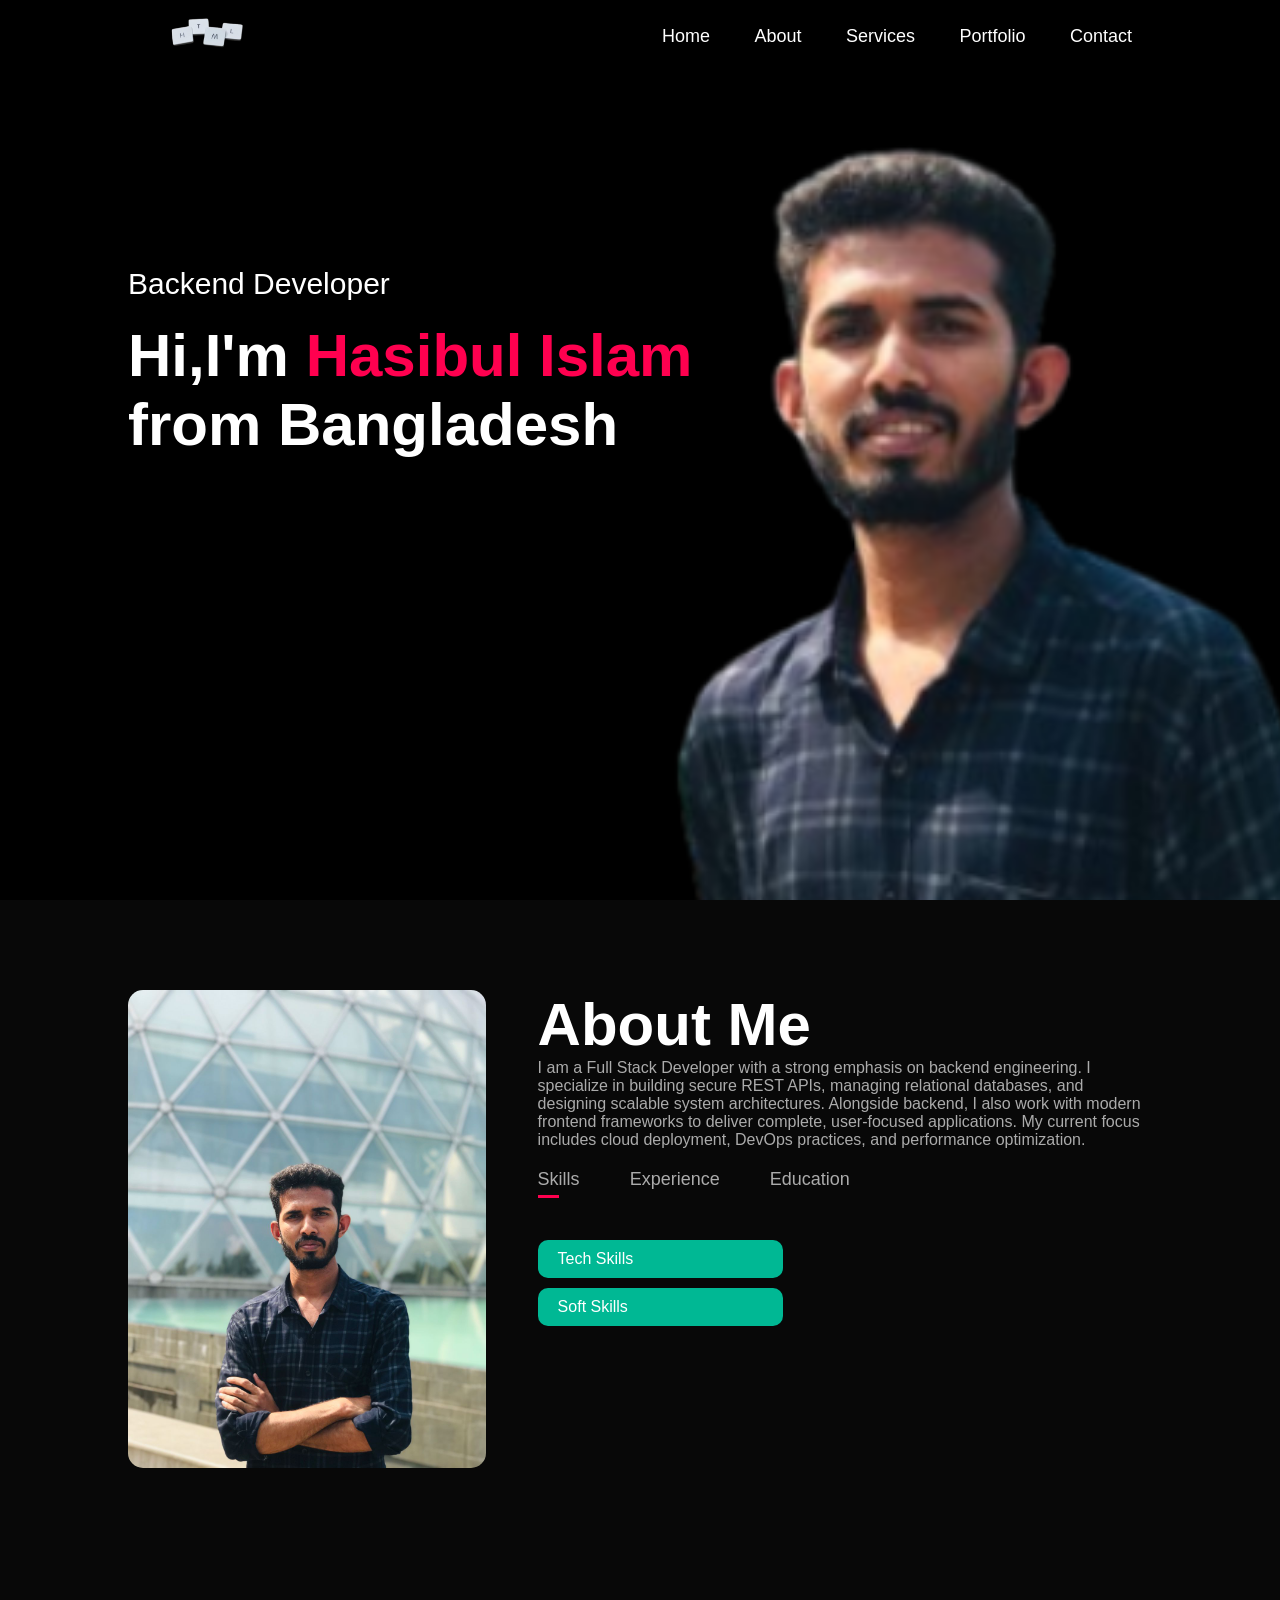
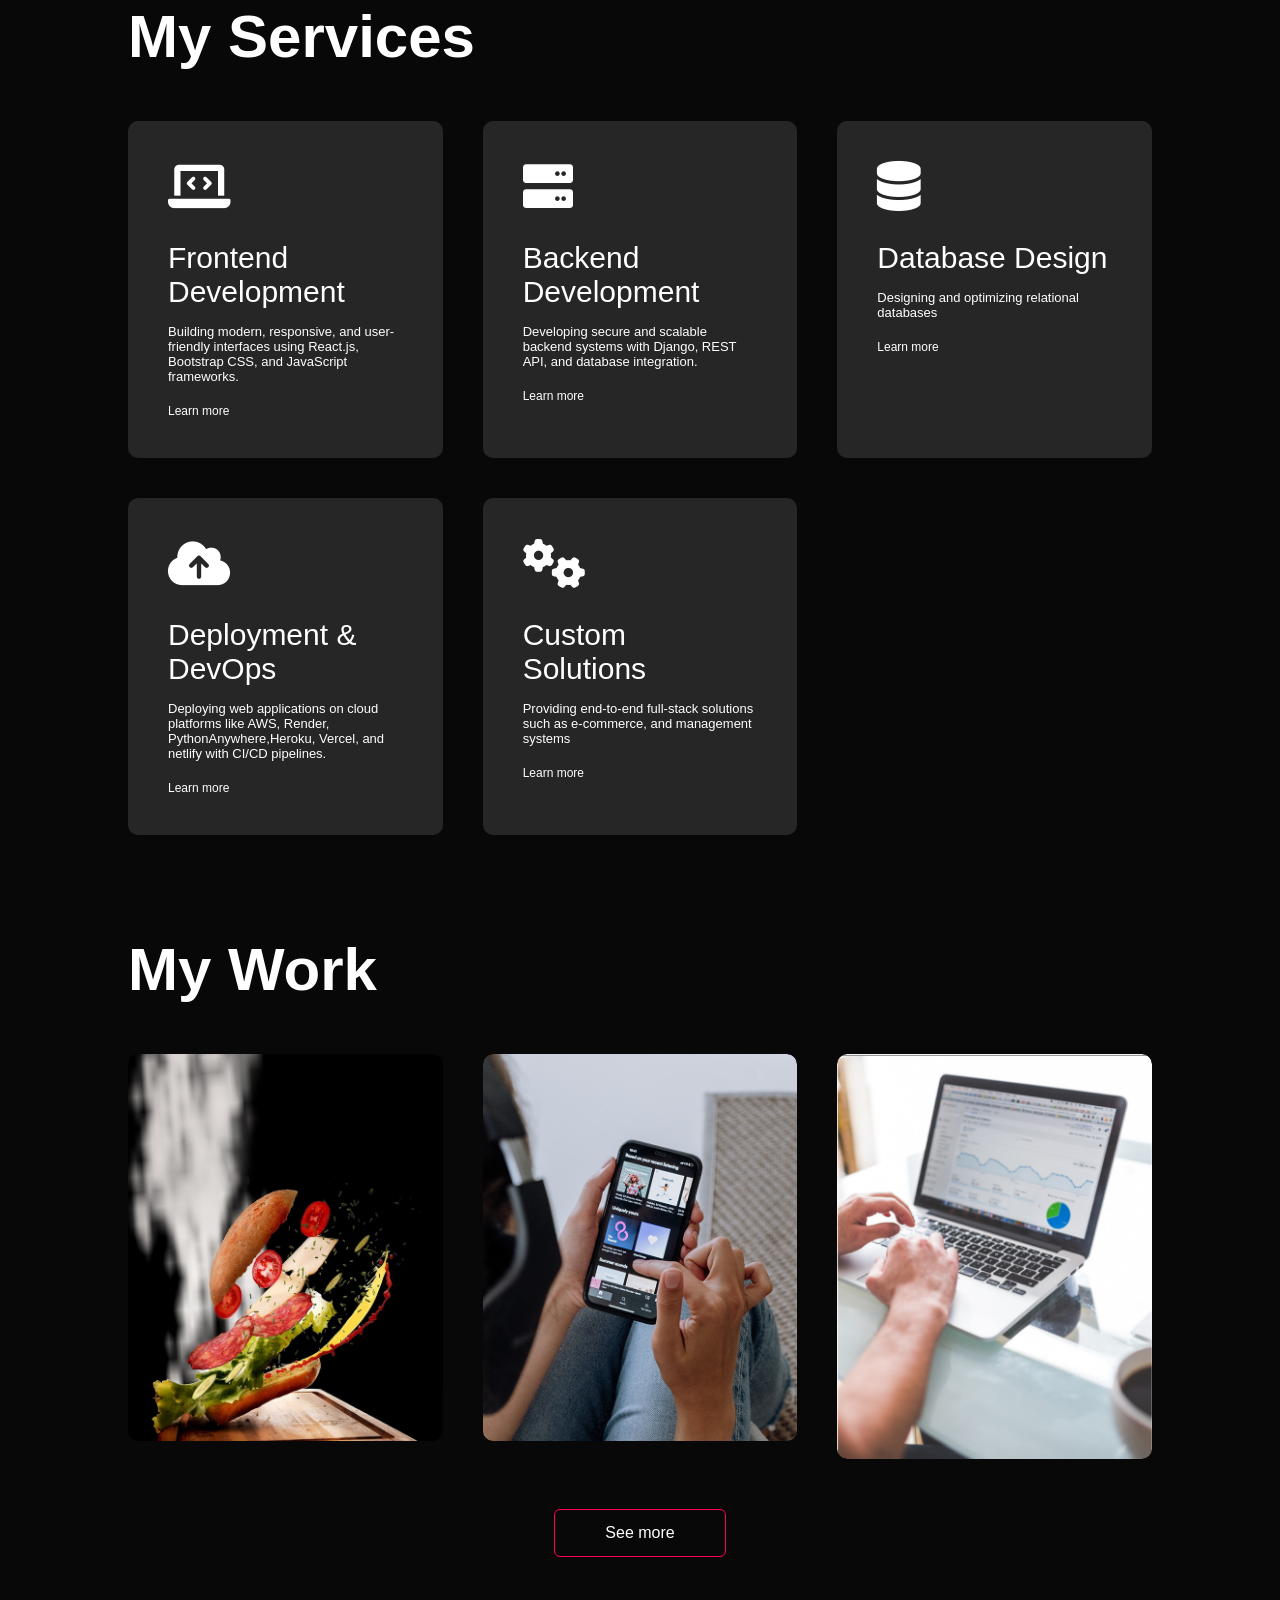
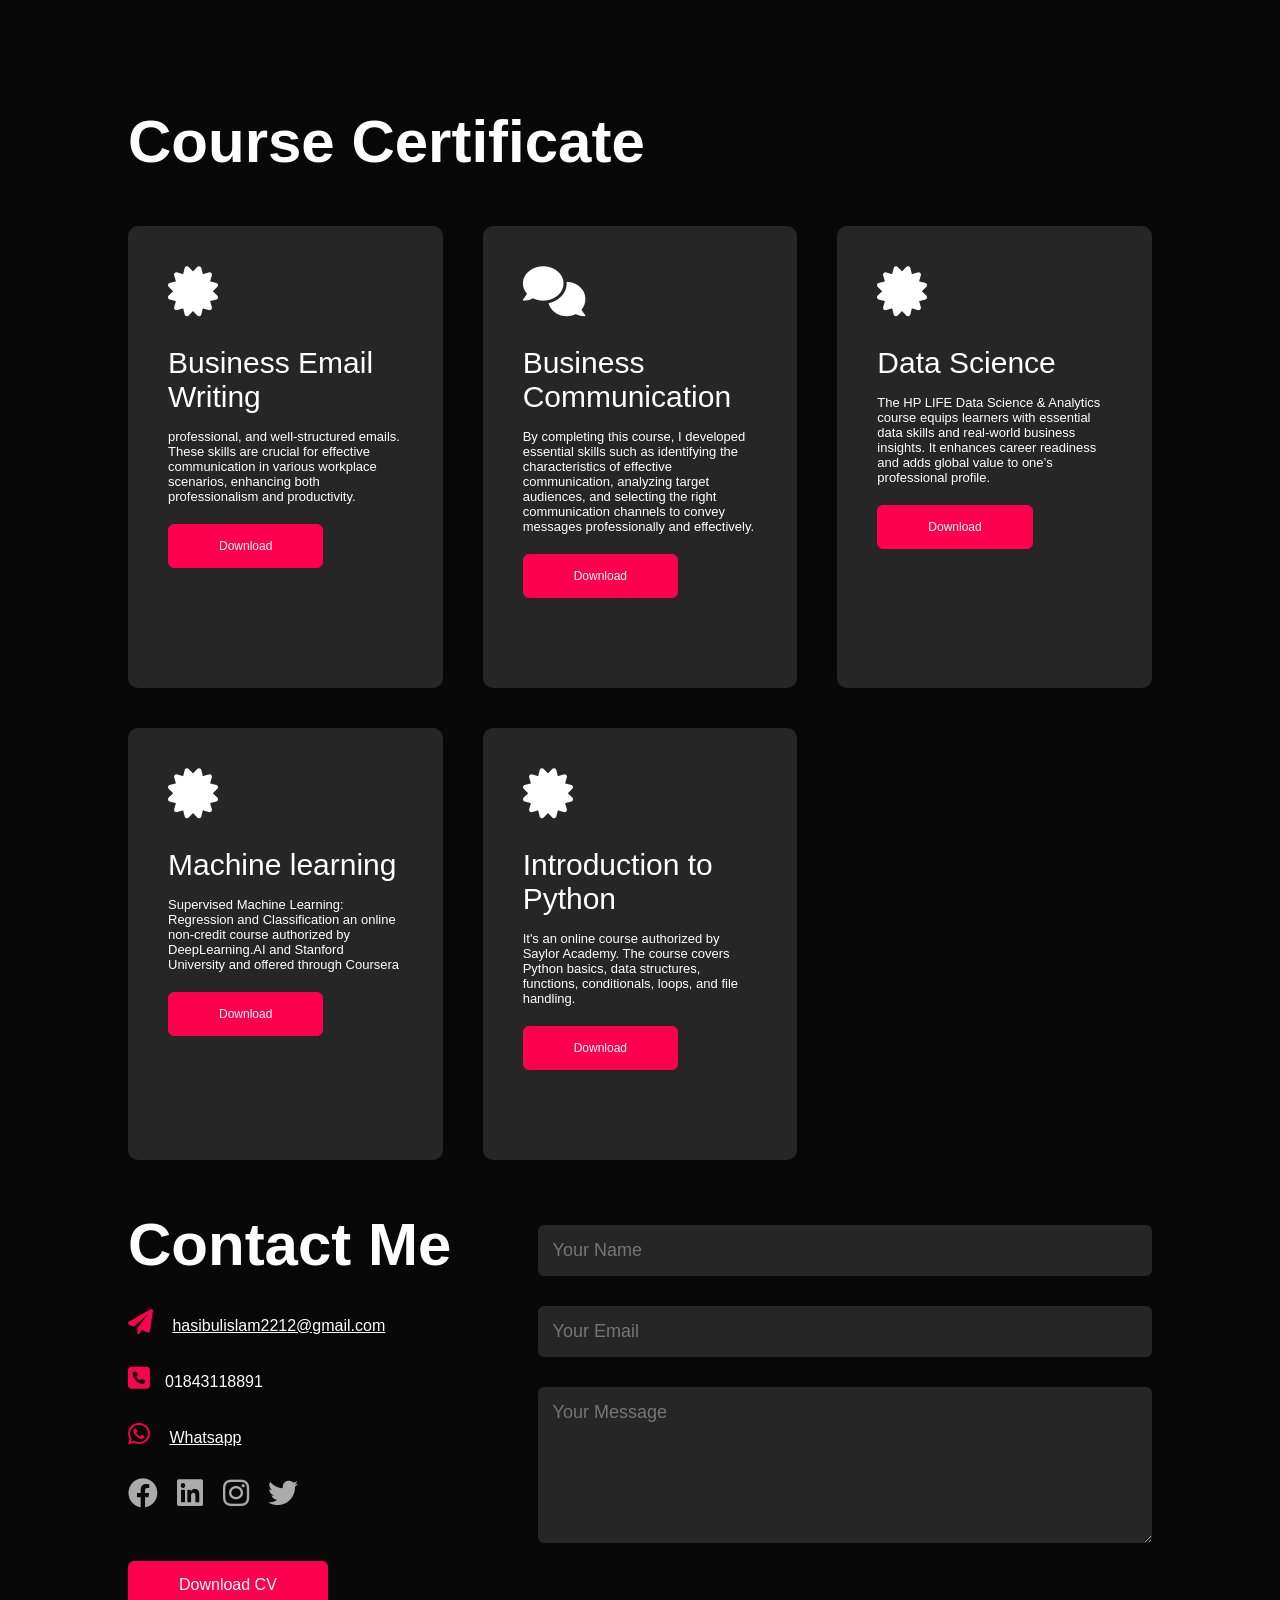
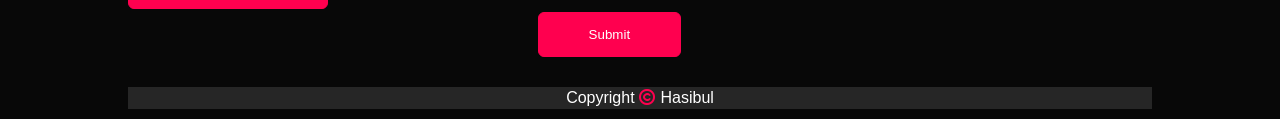
<file: index.html>
<!DOCTYPE html>
<html lang="en">
<head>
    <meta charset="UTF-8">
    <meta name="viewport" content="width=device-width, initial-scale=1.0">
    <title>Portfolio</title>
    <link rel="stylesheet" href="style.css">
    <link rel="stylesheet" href="https://cdnjs.cloudflare.com/ajax/libs/font-awesome/6.0.0-beta3/css/all.min.css">


</head>
<body>
    <!--Home section-->
    <div id="header">
        <div class="container">
            <nav>
                <img src="images/logo1.png" class="logo">
                <ul id="sidemenu">
                    <li><a href="#header">Home</a></li>
                    <li><a href="#about">About</a></li>
                    <li><a href="#services">Services</a></li>
                    <li><a href="#portfolia">Portfolio</a></li>
                    <li><a href="#contact">Contact</a></li>
                    <i class="fa-solid fa-xmark"onclick="closemenu()"></i>
                </ul>
                <i class="fa-solid fa-bars" onclick="openmenu()"></i>
            </nav>
            <div class="header-text">
                <p>Backend Developer</p>
                <h1>Hi,I'm <span>Hasibul Islam </span> <br>from Bangladesh</h1>
            </div>
        </div>

    </div>
    <!-- About section-->
    <div id="about">
        <div class="container">
            <div class="row">
                <div class="about-col-1">
                    <img src="images/my.jpg">
                </div>
                <div class="about-col-2">
                   <h1 class="sub-title">About Me</h1>
                  <p>
  I am a Full Stack Developer with a strong emphasis on backend engineering. 
  I specialize in building secure REST APIs, managing relational databases, 
  and designing scalable system architectures. Alongside backend, I also work with 
  modern frontend frameworks to deliver complete, user-focused applications. 
  My current focus includes cloud deployment, DevOps practices, and performance optimization.
</p>

                   <div class="tab-titles">
                    <p class="tab-links active-link" onclick="opentab('skills')">Skills</p>
                    <p class="tab-links"onclick="opentab('experience')">Experience</p>
                    <p class="tab-links"onclick="opentab('education')">Education</p>
                   </div>
<!---addd -->

<div class="tab-contents active-tab" id="skills">
  <div class="skill-section">
    <button class="dropdown-btn">Tech Skills</button>
    <div class="dropdown-content">
      <ul>
        <li>
          <span>Python</span><br>
          <div class="bar-container">
            <div class="bar"></div>
          </div>
        </li>
        <li>
          <li>
          <span>Django</span><br>
          <div class="bar-container">
            <div class="bar"></div>
          </div>
        </li>
        <li>
          <span>RestAPI</span><br>
          <div class="bar-container">
            <div class="bar"></div>
          </div>
        </li>
        <li>
          <span>JavaScript</span><br>
          <div class="bar-container">
            <div class="bar"></div>
          </div>
        </li>
        <li>
          <span>React</span><br>
          <div class="bar-container">
            <div class="bar"></div>
          </div>
        </li>
        <li>
          <span>C</span><br>
          <div class="bar-container">
            <div class="bar"></div>
          </div>
        </li>
        <li>
          <span>C++</span><br>
          <div class="bar-container">
            <div class="bar"></div>
          </div>
        </li>
        <li>
          <span>HTML</span><br>
          <div class="bar-container">
            <div class="bar"></div>
          </div>
        </li>
        <li>
          <span>CSS</span><br>
          <div class="bar-container">
            <div class="bar"></div>
          </div>
        </li>
        <li>
          <span>Bootstrap</span><br>
          <div class="bar-container">
            <div class="bar"></div>
          </div>
        </li>
        <li>
          <span>MySQL</span><br>
          <div class="bar-container">
            <div class="bar"></div>
          </div>
        </li>
        <li>
          <span>SQLite</span><br>
          <div class="bar-container">
            <div class="bar"></div>
          </div>
        </li>
        <li>
          <span>PostgreSQL</span><br>
          <div class="bar-container">
            <div class="bar"></div>
          </div>
        </li>
        <li>
          <span>Docker</span><br>
          <div class="bar-container">
            <div class="bar"></div>
          </div>
        </li>
        <li>
          <span>CI/CD,Github Action</span><br>
          <div class="bar-container">
            <div class="bar"></div>
          </div>
        </li>
      </ul>
    </div>
  </div>

  <div class="skill-section">
    <button class="dropdown-btn">Soft Skills</button>
    <div class="dropdown-content">
      <ul>
        <li>
          <span>Communication</span><br>
          <div class="bar-container">
            <div class="bar"></div>
          </div>
        </li>
        <li>
          <span>Teamwork</span><br>
          <div class="bar-container">
            <div class="bar"></div>
          </div>
        </li>
        <li>
          <span>Problem Solving</span><br>
          <div class="bar-container">
            <div class="bar"></div>
          </div>
        </li>
        <li>
          <span>Adaptability</span><br>
          <div class="bar-container">
            <div class="bar"></div>
          </div>
        </li>
        <li>
          <span>Leadership</span><br>
          <div class="bar-container">
            <div class="bar"></div>
          </div>
        </li>
        <li>
          <span>Time Management</span><br>
          <div class="bar-container">
            <div class="bar"></div>
          </div>
        </li>
      </ul>
    </div>
  </div>
</div>



                   
                   <div class="tab-contents" id="experience">
                    <ul>
                        <li><span> 2023-2024</span><br>Senior-ExecutiveatFECSA </li>
                        <li><span>2025 - 2026</span><br>Vice-Presidentat Swopnosarothi</li>
                      
                    </ul>

                   </div>
                   <div class="tab-contents"id="education">
                    <ul>
                        <li><span>2017</span><br>SSC, Yakub Ali High School,Kamleshordi</li>
                        <li><span>2019</span><br>HSC, Kadirdi College ,Boalmari,Faridpur </li>
                        <li><span>2020-2023</span><br>B.sc in CSE ,Faridpur Engineering College,University of Dhaka</li>
                       
                    </ul>

                   </div>
                   
                </div>
            </div>
        </div>
    </div>
    <!------Serrvices------------------>
   <div id="services">
  <div class="container">
    <h1 class="sub-title">My Services</h1>
    <div class="services-list">
      
      <div>
        <i class="fas fa-laptop-code"></i>
        <h2>Frontend Development</h2>
        <p>Building modern, responsive, and user-friendly interfaces using React.js, Bootstrap CSS, and JavaScript frameworks.</p>
        <a href="#">Learn more</a>
      </div>

      <div>
        <i class="fas fa-server"></i>
        <h2>Backend Development</h2>
        <p>Developing secure and scalable backend systems with Django, REST API, and database integration.</p>
        <a href="#">Learn more</a>
      </div>

      <div>
        <i class="fas fa-database"></i>
        <h2>Database Design</h2>
        <p>Designing and optimizing relational databases</p>
        <a href="#">Learn more</a>
      </div>

      <div>
        <i class="fas fa-cloud-upload-alt"></i>
        <h2>Deployment & DevOps</h2>
        <p>Deploying web applications on cloud platforms like AWS, Render, PythonAnywhere,Heroku, Vercel, and netlify with CI/CD pipelines.</p>
        <a href="#">Learn more</a>
      </div>

      <div>
        <i class="fas fa-cogs"></i>
        <h2>Custom Solutions</h2>
        <p>Providing end-to-end full-stack solutions such as e-commerce, and management systems</p>
        <a href="#">Learn more</a>
      </div>

    </div>
  </div>
</div>

     
        <!---------MY work-------------->
    <div id="portfolia">
        <div class="container">
            <h1 class="sub-title">My Work</h1>
            <div class="work-list">
                <div class="work">
                    <img src="images/image4.jpg">
                    <div class="layer">
                        <h3>Food Waste Management System</h3>
                        <p>This web application help us to reduce food waste  and save us our enviornment</p>
                        <a href="https://hasibul.pythonanywhere.com/"><i class="fa-solid fa-up-right-from-square"></i></a>
                    </div>
                </div>
                <div class="work"><img src="images/work-2.png">
                    <div class="layer">
                        <h3>Age Calculation</h3>
                        <p>Input your birthday and calculate your age.</p>
                        <a href="https://lifedays.vercel.app/"><i class="fa-solid fa-up-right-from-square"></i></a>
                    </div>
                    </div>
                <div class="work"><img src="images/work-3.png">
                    <div class="layer">
                        <h3>Customer Management Relationship</h3>
                        <p>Manage your customers efficiently with our platform and grow your business from anywhere</p>

                        <a href="https://customerrelationship.vercel.app/"><i class="fa-solid fa-up-right-from-square"></i></a>
                
                </div>
                    
                
                </div>
            </div>
            
        <a href="#" class="btn">See more</a>
        </div>
    </div>

<!--  Online certification -->
    <!------Serrvices------------------>
    <div id="services">
        <div class="container">
            <h1 class="sub-title">Course Certificate</h1>
            <div class="services-list">
                <div>
                    <i class="fa-solid fa-certificate"></i>
                    <h2>Business Email Writing</h2>
                    <p>professional, and well-structured emails. These skills are crucial for effective communication in various workplace scenarios, enhancing both professionalism and productivity.</p>
                    <a href="images/Email.pdf" download class="btn btn2">Download</a>
                </div>
                <div>
  <i class="fa-solid fa-comments"></i>
  <h2>Business Communication</h2>
  <p>
    By completing this course, I developed essential skills such as identifying the 
    characteristics of effective communication, analyzing target audiences, and 
    selecting the right communication channels to convey messages professionally 
    and effectively.
  </p>
  <a href="images/Communication.pdf" download class="btn btn2">Download</a>
</div>

                <div>
                    <i class="fa-solid fa-certificate"></i>
                    <h2>Data Science</h2>
                    <p>The HP LIFE Data Science & Analytics course equips learners with essential data skills and real-world business insights. It enhances career readiness and adds global value to one’s professional profile.</p>
                    <a href="images/DataScience.pdf" download class="btn btn2">Download</a>
                </div>
                <div>
                    <i class="fa-solid fa-certificate"></i>

                    <h2>Machine learning</h2>
                    <p> Supervised Machine Learning: Regression and
                        Classification
                        an online non-credit course authorized by DeepLearning.AI and Stanford University and
                        offered through Coursera</p>
                        <a href="images/Supervised_ML.pdf" download class="btn btn2">Download</a>
                </div>
                <div>
                    <i class="fa-solid fa-certificate"></i>

                    <h2> Introduction to Python</h2>
                    <p>It's an online  course authorized by
       Saylor Academy.  
        The course covers Python basics, data structures, functions,
        conditionals, loops, and file handling.</p>
                        <a href="images/python.pdf" download class="btn btn2">Download</a>
                </div>
                   
                </div>

            </div>
        </div>


<!-----------------Contact------------------------>
<div id="contact">
    <div class="container">
        <div class="row">
            <div class="contact-left">
                <h1 class="sub-title">Contact Me</h1>
                <p><i class="fa-solid fa-paper-plane"></i>
                    <a href="mailto:hasibulislam2212@gmail.com"style="color: white; text-decoration: underline;">hasibulislam2212@gmail.com </a></p> 
                <p><i class="fa-solid fa-square-phone"></i>01843118891</p>
                <p>
                    <i class="fa-brands fa-whatsapp" ></i>
                    <a href="https://wa.me/8801843118891" style="color: white; text-decoration: underline;">Whatsapp</a>
                  </p>
                  
                

                <div class="social-icons">
                    <a href="https://www.facebook.com/profile.php?id=100022952733782"><i class="fa-brands fa-facebook"></i></a>
                    <a href="https://www.linkedin.com/in/md-hasibul-islam-a58a75264"><i class="fa-brands fa-linkedin"></i></a>
                    
                    <a href=""><i class="fa-brands fa-instagram"></i></a>
                    <a href=""><i class="fa-brands fa-twitter"></i></i>
                    </a>
                   

                   
                </div>
                <a href="images/MY_CV.pdf" download class="btn btn2">Download CV</a>
            </div>
            <div class="contact-right">
                <form name="submit-to-google-sheet">
                    <input type="text" name="Name" placeholder="Your Name" required>
                    <input type="Email" name="Email" placeholder="Your Email" required>
                    <textarea name="Message" rows="6" placeholder="Your Message"></textarea>
                    <button type="submit" class="btn btn2">Submit</button>
                </form>
                <span id="msg"> </span>

            </div>
        </div>
        <div class="copyright">
            <p >Copyright <i id='copy'class="fa-regular fa-copyright"></i> Hasibul</p>
        </div>
    </div>
</div>
    <script>
        var tablinks=document.getElementsByClassName("tab-links")
        var tabcontents=document.getElementsByClassName("tab-contents")
        function opentab(tabname){
            for(tablink of tablinks){
                tablink.classList.remove("active-link");
            }
            for(tabcontent of tabcontents){
                tabcontent.classList.remove("active-tab");
            }
            event.currentTarget.classList.add("active-link")
            document.getElementById(tabname).classList.add("active-tab");
        }
</script>
<script>
    var sidemenu=document.getElementById("sidemenu");

function openmenu(){
    sidemenu.style.right="0";
}
function closemenu(){
    sidemenu.style.right="-200px";
}
</script>

<!--------Scripts for google Sheet-->

  
  <script>
    const scriptURL = 'https://script.google.com/macros/s/AKfycbxXuohKjLTqJzV5BYxZj2ONTsQzF-bx7kNTBcKmpNZhheGKKLPEAFTcOA_Ugq9JaPyUqA/exec'
    const form = document.forms['submit-to-google-sheet']

    const msg= document.getElementById("msg")
  
    form.addEventListener('submit', e => {
      e.preventDefault()
      fetch(scriptURL, { method: 'POST', body: new FormData(form)})
        .then(response => {
           msg.innerHTML ="Message sent successfully" 
           setTimeout(function(){
            msg.innerHTML = ""
           },5000)
           form.reset()
        })
        .catch(error => console.error('Error!', error.message))
    })
  </script>

<script>
    // JavaScript for dropdown toggle
    document.querySelectorAll(".dropdown-btn").forEach(btn => {
      btn.addEventListener("click", () => {
        btn.classList.toggle("active");
        const content = btn.nextElementSibling;
        content.style.display = content.style.display === "block" ? "none" : "block";
      });
    });
  </script>
  



    
</body>
</html>
</file>
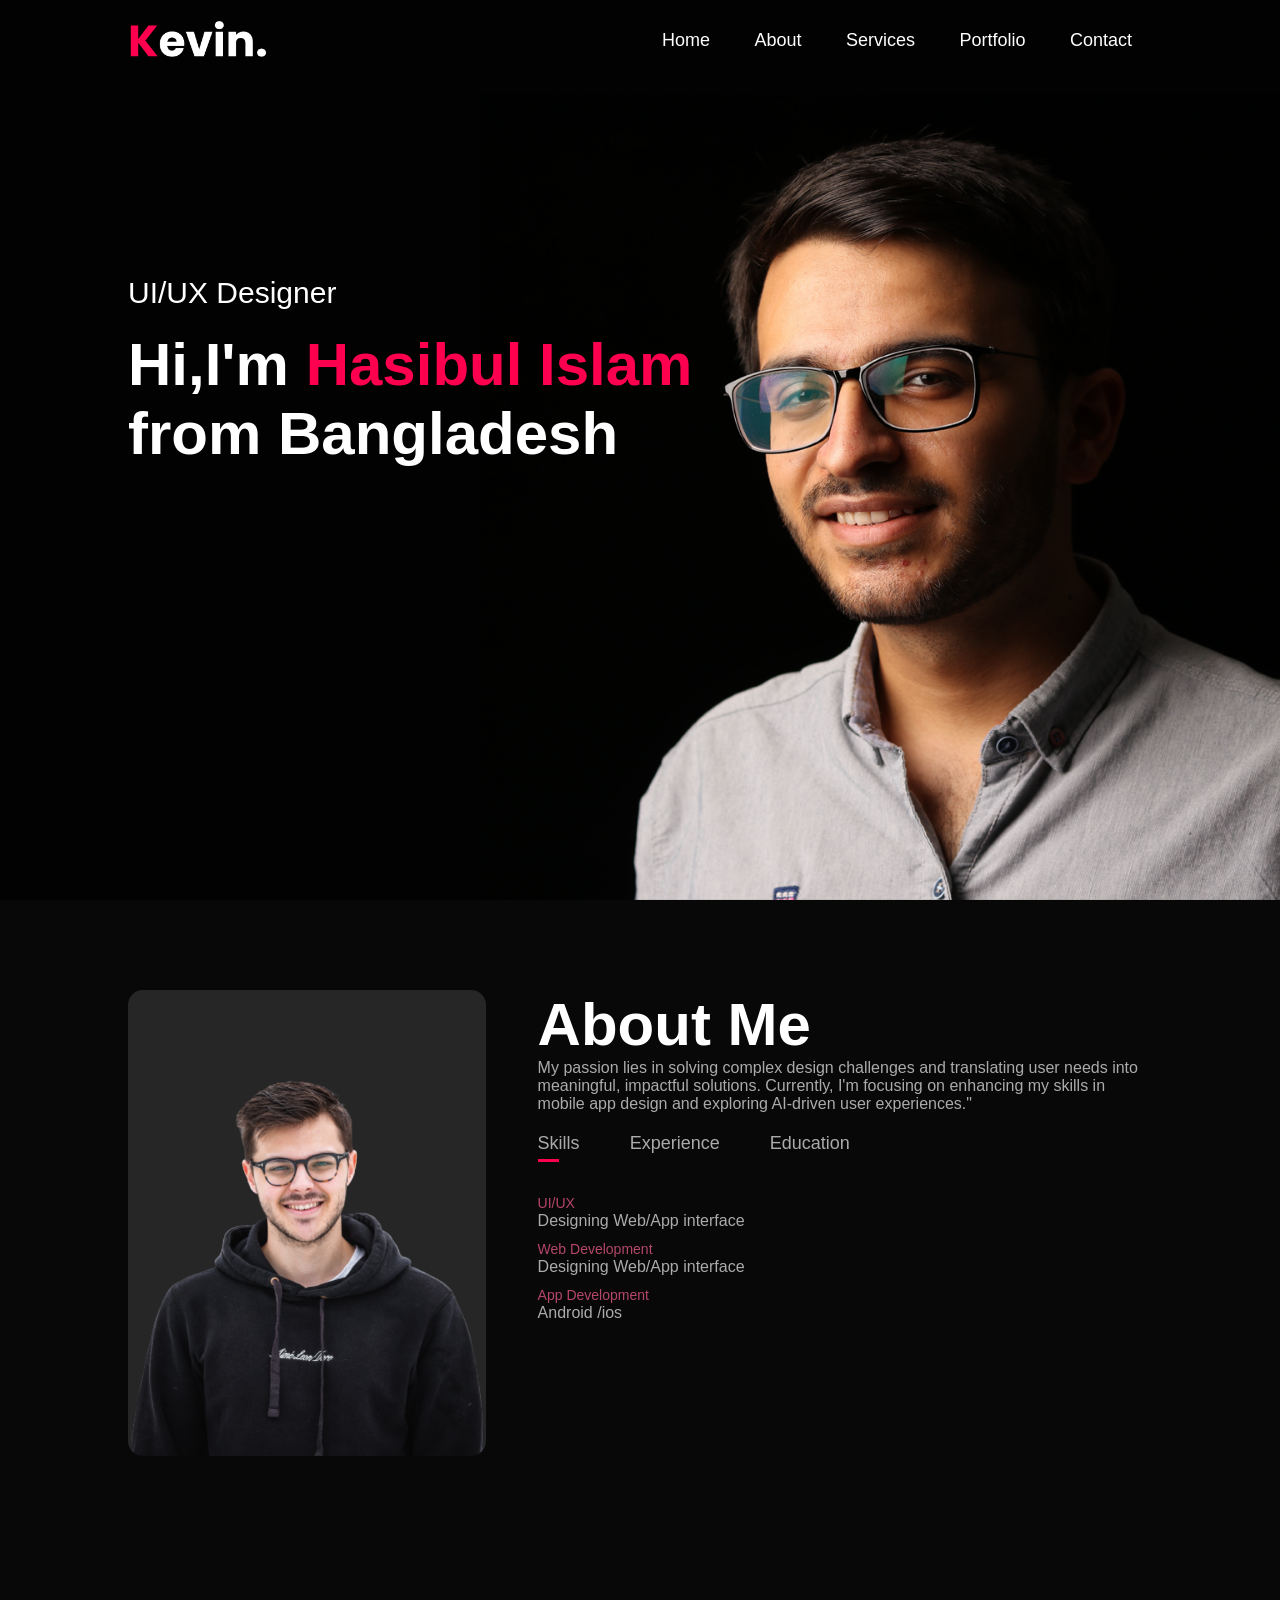
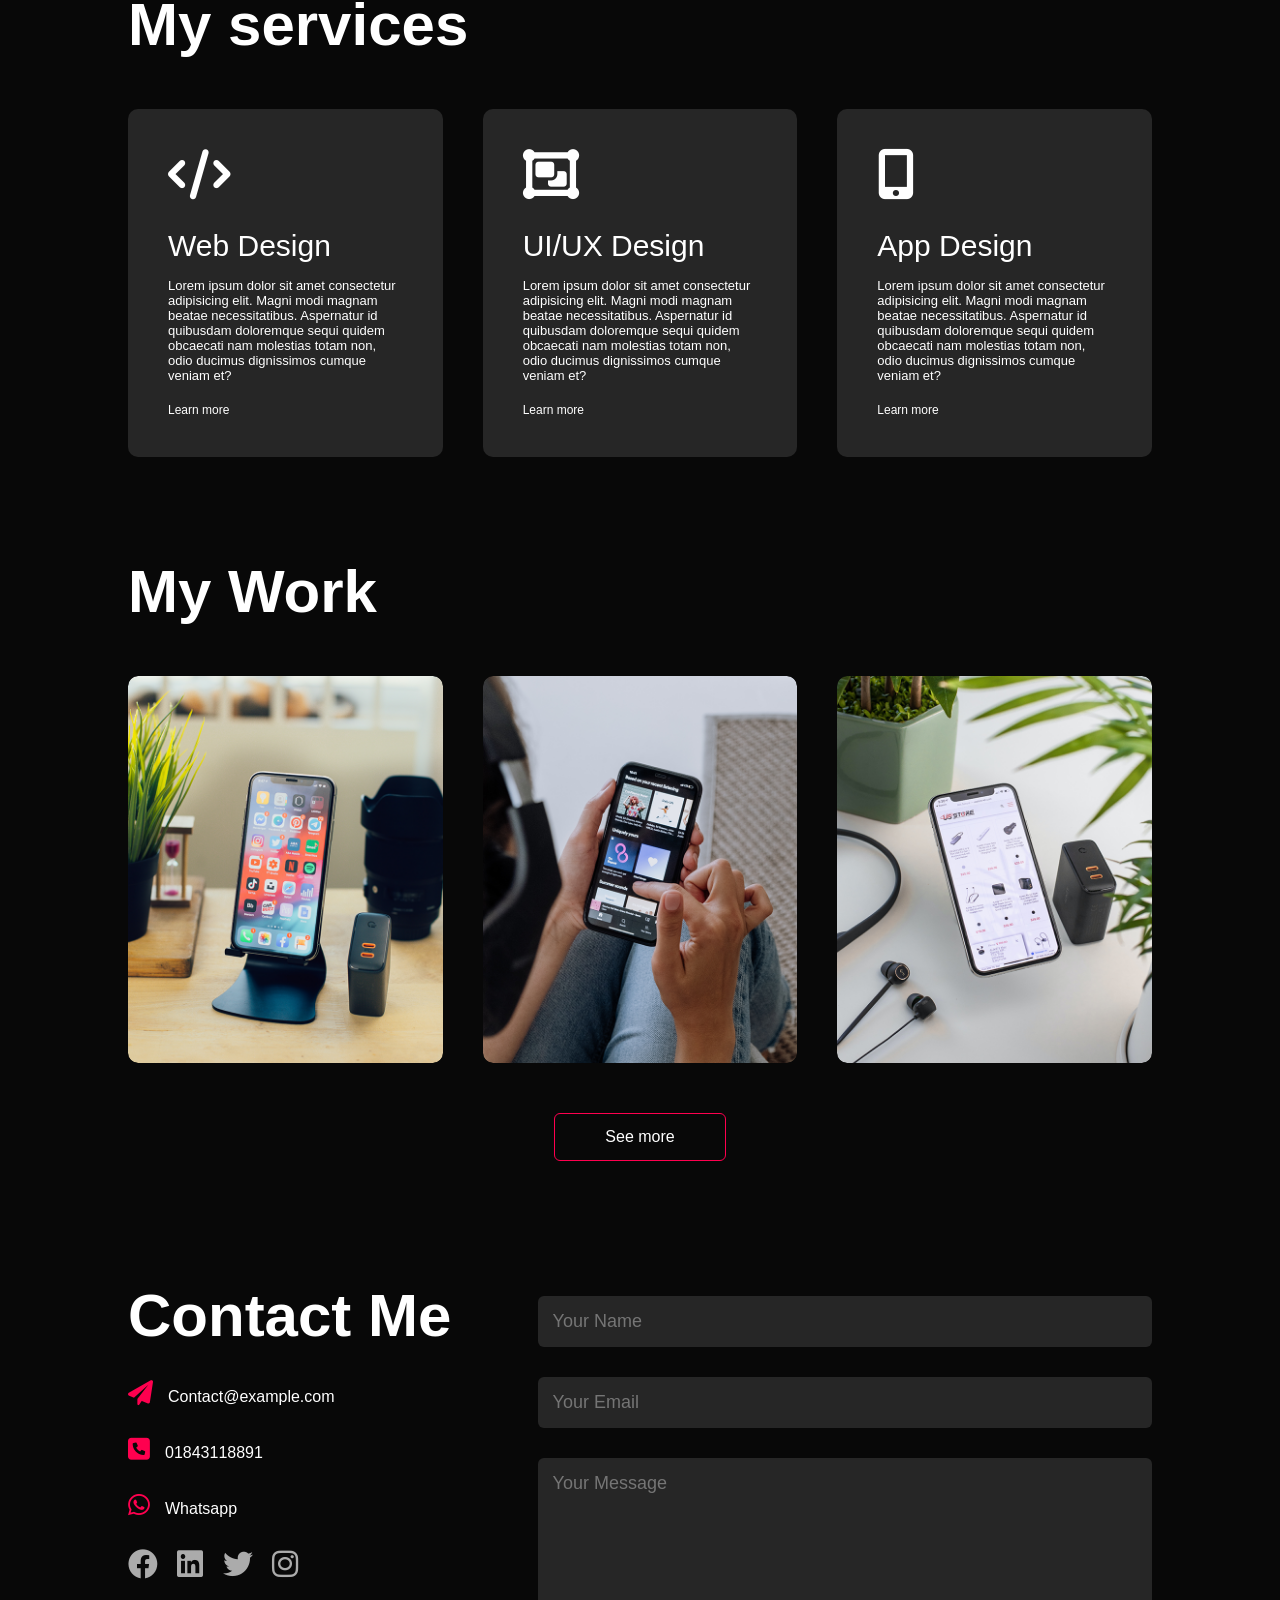
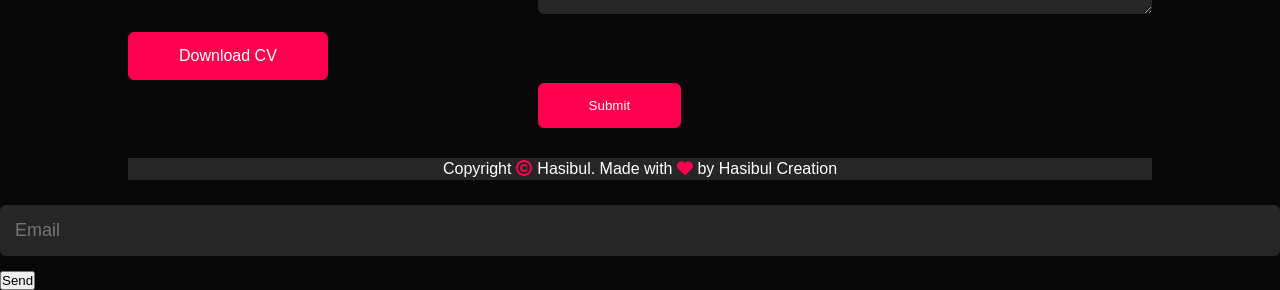
<file: portfolio/index.html>
<!DOCTYPE html>
<html lang="en">
<head>
    <meta charset="UTF-8">
    <meta name="viewport" content="width=device-width, initial-scale=1.0">
    <title>Portfolio</title>
    <link rel="stylesheet" href="style.css">
    <link rel="stylesheet" href="https://cdnjs.cloudflare.com/ajax/libs/font-awesome/6.0.0-beta3/css/all.min.css">


</head>
<body>
    <!--Home section-->
    <div id="header">
        <div class="container">
            <nav>
                <img src="images/logo.png" class="logo">
                <ul id="sidemenu">
                    <li><a href="#header">Home</a></li>
                    <li><a href="#about">About</a></li>
                    <li><a href="#services">Services</a></li>
                    <li><a href="#portfolia">Portfolio</a></li>
                    <li><a href="#contact">Contact</a></li>
                    <i class="fa-solid fa-xmark"onclick="closemenu()"></i>
                </ul>
                <i class="fa-solid fa-bars" onclick="openmenu()"></i>
            </nav>
            <div class="header-text">
                <p>UI/UX Designer</p>
                <h1>Hi,I'm <span>Hasibul Islam </span> <br>from Bangladesh</h1>
            </div>
        </div>

    </div>
    <!-- About section-->
    <div id="about">
        <div class="container">
            <div class="row">
                <div class="about-col-1">
                    <img src="images/user.png">
                </div>
                <div class="about-col-2">
                   <h1 class="sub-title">About Me</h1>
                   <p>My passion lies in solving complex design challenges and translating user needs into meaningful, impactful solutions.
                    Currently, I'm focusing on enhancing my skills in mobile app design and exploring AI-driven user experiences."
                   </p>
                   <div class="tab-titles">
                    <p class="tab-links active-link" onclick="opentab('skills')">Skills</p>
                    <p class="tab-links"onclick="opentab('experience')">Experience</p>
                    <p class="tab-links"onclick="opentab('education')">Education</p>
                   </div>

                   <div class="tab-contents active-tab" id="skills">
                    <ul>
                        <li><span>UI/UX</span><br>Designing Web/App interface</li>
                        <li><span>Web Development</span><br>Designing Web/App interface</li>
                        <li><span>App Development</span><br>Android /ios</li>
                    </ul>

                   </div>
                   <div class="tab-contents" id="experience">
                    <ul>
                        <li><span>2021 - Current</span><br>UI/UX Design Training at ET Institute </li>
                        <li><span>2019 - 2021</span><br>Team lead at StartApp LLC.</li>
                        <li><span>2017 - 2019</span><br> Internship on Android /ios system</li>
                    </ul>

                   </div>
                   <div class="tab-contents"id="education">
                    <ul>
                        <li><span>2016</span><br>UI/UX design Training a ET Institute</li>
                        <li><span>2019-2024</span><br>B.sc in CSE </li>
                        <li><span>2025</span><br>M.sc in Data Science</li>
                    </ul>

                   </div>
                   
                </div>
            </div>
        </div>
    </div>
    <!------Serrvices------------------>
    <div id="services">
        <div class="container">
            <h1 class="sub-title">My services</h1>
            <div class="services-list">
                <div>
                    <i class="fas fa-code"></i>
                    <h2>Web Design</h2>
                    <p>Lorem ipsum dolor sit amet consectetur adipisicing elit. Magni modi magnam beatae necessitatibus. Aspernatur id quibusdam doloremque sequi quidem obcaecati nam molestias totam non, odio ducimus dignissimos cumque veniam et?</p>
                    <a href="#">Learn more</a>
                </div>
                <div>
                    <i class="fas fa-object-group"></i> 
                    <h2>UI/UX Design</h2>
                    <p>Lorem ipsum dolor sit amet consectetur adipisicing elit. Magni modi magnam beatae necessitatibus. Aspernatur id quibusdam doloremque sequi quidem obcaecati nam molestias totam non, odio ducimus dignissimos cumque veniam et?</p>
                    <a href="#">Learn more</a>
                </div>
                <div>
                    <i class="fas fa-mobile-alt"></i> 

                    <h2>App Design</h2>
                    <p>Lorem ipsum dolor sit amet consectetur adipisicing elit. Magni modi magnam beatae necessitatibus. Aspernatur id quibusdam doloremque sequi quidem obcaecati nam molestias totam non, odio ducimus dignissimos cumque veniam et?</p>
                    <a href="#">Learn more</a>
                </div>
                   
                </div>

            </div>
        </div>
     
        <!---------portfolio-------------->
    <div id="portfolia">
        <div class="container">
            <h1 class="sub-title">My Work</h1>
            <div class="work-list">
                <div class="work">
                    <img src="images/work-1.png">
                    <div class="layer">
                        <h3>Social Media App</h3>
                        <p>The app connects you to the talented prople around the world. Download the app from play store.</p>
                        <a href="#"><i class="fa-solid fa-up-right-from-square"></i></a>
                    </div>
                </div>
                <div class="work"><img src="images/work-2.png">
                    <div class="layer">
                        <h3>Music App</h3>
                        <p>The app connects you to the talented prople around the world. Download the app from play store.</p>
                        <a href="#"><i class="fa-solid fa-up-right-from-square"></i></a>
                    </div>
                    </div>
                <div class="work"><img src="images/work-3.png">
                    <div class="layer">
                        <h3>Online Shopping App</h3>
                        <p>Buy product stay at home and save time ,Enjoy life. Download the app from play store.</p>
                        <a href="#"><i class="fa-solid fa-up-right-from-square"></i></a>
                
                </div>
                    
                
                </div>
            </div>
            
        <a href="#" class="btn">See more</a>
        </div>
    </div>

<!-----------------Contact------------------------>
<div id="contact">
    <div class="container">
        <div class="row">
            <div class="contact-left">
                <h1 class="sub-title">Contact Me</h1>
                <p><i class="fa-solid fa-paper-plane"></i>Contact@example.com</p>
                <p><i class="fa-solid fa-square-phone"></i>01843118891</p>
                <p><i class="fa-brands fa-whatsapp"></i>Whatsapp</p>
                <div class="social-icons">
                    <a href="https://www.facebook.com/profile.php?id=100022952733782"><i class="fa-brands fa-facebook"></i></a>
                    <a href="https://www.linkedin.com/in/md-hasibul-islam-a58a75264"><i class="fa-brands fa-linkedin"></i></a>
                    <a href=""> <i class="fa-brands fa-twitter"></i></a>
                    <a href=""><i class="fa-brands fa-instagram"></i></a>
                   
                </div>
                <a href="images/my-cv.pdf" download class="btn btn2">Download CV</a>
            </div>
            <div class="contact-right">
                <form name="submit-to-google-sheet">
                    <input type="text" name="Name" placeholder="Your Name" required>
                    <input type="Email" name="Email" placeholder="Your Email" required>
                    <textarea name="Message" rows="6" placeholder="Your Message"></textarea>
                    <button type="submit" class="btn btn2">Submit</button>
                </form>
                <span id="msg"> </span>

            </div>
        </div>
        <div class="copyright">
            <p >Copyright <i id='copy'class="fa-regular fa-copyright"></i> Hasibul. Made with <i class="fa-solid fa-heart"></i> by Hasibul Creation</p>
        </div>
    </div>
</div>
    <script>
        var tablinks=document.getElementsByClassName("tab-links")
        var tabcontents=document.getElementsByClassName("tab-contents")
        function opentab(tabname){
            for(tablink of tablinks){
                tablink.classList.remove("active-link");
            }
            for(tabcontent of tabcontents){
                tabcontent.classList.remove("active-tab");
            }
            event.currentTarget.classList.add("active-link")
            document.getElementById(tabname).classList.add("active-tab");
        }
</script>
<script>
    var sidemenu=document.getElementById("sidemenu");

function openmenu(){
    sidemenu.style.right="0";
}
function closemenu(){
    sidemenu.style.right="-200px";
}
</script>

<!--------Scripts for google Sheet-->
<form name="submit-to-google-sheet">
    <input name="email" type="email" placeholder="Email" required>
    <button type="submit">Send</button>
  </form>
  
  <script>
    const scriptURL = 'https://script.google.com/macros/s/AKfycbxXuohKjLTqJzV5BYxZj2ONTsQzF-bx7kNTBcKmpNZhheGKKLPEAFTcOA_Ugq9JaPyUqA/exec'
    const form = document.forms['submit-to-google-sheet']

    const msg= document.getElementById("msg")
  
    form.addEventListener('submit', e => {
      e.preventDefault()
      fetch(scriptURL, { method: 'POST', body: new FormData(form)})
        .then(response => {
           msg.innerHTML ="Message sent successfully" 
           setTimeout(function(){
            msg.innerHTML = ""
           },5000)
           form.reset()
        })
        .catch(error => console.error('Error!', error.message))
    })
  </script>
    
</body>
</html>
</file>
<file: style.css>
*{
    margin: 0;
    padding: 0;
    font-family: 'Poppins',sans-serif;
    box-sizing: border-box;
}
html{
    scroll-behavior: smooth;
}
body{
    background-color:#080808;
    color: #fff;
}
#header{
    width: 100%;
    height:100vh;
    background-image: url(images/back.png);
    background-size:cover ;
    background-position: center;
}
.container{
    padding: 10px 10%;
}
nav{
    display: flex;
    align-items: center;
    justify-content: space-between;
    flex-wrap: wrap;
}
.logo{
    width: 140px;
}
nav ul li{
    display: inline-block;
    list-style: none;
    margin: 10px 20px;

}
nav ul li a{
    color:#fff;
    text-decoration: none;
    font-size: 18px ;
    position: relative;
}
nav ul li a::after{
    content: '' ;
    width: 0;
    height: 3px;
    background: #ff004f;
    position: absolute;
    left: 0;
    bottom: -6px;
    transition:  0.5s;
}
nav ul li a:hover::after{
    width: 100%;
}
.header-text{
    margin-top: 20%;
    font-size: 30px;
}
.header-text h1{
    font-size: 60px;
    margin-top: 20px;
}
.header-text h1 span{
    color: #ff004f;
}
/* ------------About section---------*/
#about{
    padding: 80px 0;
    color:#ababab;
}
.row{
    display: flex;
    justify-content: space-between;
    flex-wrap: wrap;
}
.about-col-1{
    flex-basis: 35%;
}
.about-col-1 img{
    width: 100%;
    border-radius: 15px;
}
.about-col-2{
   flex-basis: 60%; 

}
.sub-title{
    font-size: 60px;
    font-weight: 600;
    color: #fff;
}

.tab-titles{
    display: flex;
    margin: 20px 0 40px;
}
.tab-links{
    margin-right: 50px;
    font-size: 18px;
    font-weight: 500;
    cursor: pointer;
    position: relative;
}
.tab-links::after{
    content: '';
    width: 0;
    height: 3px;
    background: #ff004f;
    position: absolute;
    left: 0;
    bottom: -8px;
    transition: 0.5s;
}
.tab-links.active-link::after{
    width: 50%;

}
.tab-contents ul li{
    list-style: none;
    margin: 10px 0;
}
.tab-contents ul li span{
    color: #b54769;
    font-size: 14px;
}
.tab-contents{
    display: none;
}
.tab-contents.active-tab{
    display: block;
}

/* ------services-----------------*/
#services{
    padding: 30px 0;
}
.services-list{
    display: grid;
    grid-template-columns: repeat(auto-fit, minmax(250px,1fr));
    grid-gap: 40px;
    margin-top: 50px;
}
.services-list div{
background: #262626;
padding: 40px;
font-size: 13px;
font-weight: 300;
border-radius: 10px;
transition: background 0.5s, transform 0.5s;

}
.services-list div i{
    font-size: 50px;
    margin-bottom: 30px;

}
.services-list div h2{
    font-size: 30px;
    font-weight: 500;
    margin-bottom: 15px;

}
.services-list div a{
    text-decoration: none;
    color: #fff;
    font-size: 12px;
    margin-top: 20px;
    display: inline-block;
}
.services-list div:hover{
    background: #ff004f;
    transform: translateY(-10px);
}


/* --------------Portfolia----------*/
#portfolia{
    padding: 50px 0;
}
.work-list{
    display: grid;
    grid-template-columns: repeat(auto-fit, minmax(250px,1fr));
    grid-gap: 40px;
    margin-top: 50px;
}
.work{
    border-radius: 10px;
    position: relative;
    overflow: hidden;
}
.work img{
    width: 100%;
    border-radius: 10px;
    display: block;
    transition: transform 0.5s;
}
.layer{
    width: 100%;
    height: 0;
    background:linear-gradient(rgba(0,0,0,0.6), #ff004f);
    border-radius: 10px;
    position: absolute;
    left: 0;
    bottom: 0;
    overflow: hidden;
    display: flex;
    align-items: center;
    justify-content: center;
    flex-direction: column;
    padding: 0 40px;
    text-align: center;
    font-size: 20px;
    transition: height 0.5s;
}
.layer h3{
    font-weight: 500;
    margin-bottom: 20px;
}
.layer a{
    margin-top: 20px;
    color:#ff004f ;
    text-decoration: none;
    font-size: 18px;
    line-height: 60px;
    background:#fff;
    width: 60px;
    height: 60px;
    border-radius: 50%;
     text-align: center;
}

.work:hover img{
    transform: scale(1.1);

}
.work:hover .layer{
    height: 100%;
}
.btn{
    display: block;
    margin: 50px auto;
    width: fit-content;
    border: 1px solid #ff004f;
    padding: 14px 50px;
    border-radius: 6px;
    text-decoration: none;
    color: #fff;
    transition: background 0.5s;
}
.btn:hover{
    background: #ff004f;
}
/*-------------------Contact CSS------------*/
.contact-left{
    flex-basis: 35%;
}
.contact-right{
    flex-basis: 60%;
}
.contact-left p{
    margin-top: 30px;
}
.contact-left p i{
    color: #ff004f;
    margin-right: 15px;
    font-size: 25px;
}
.social-icons{
    margin-top: 30px;
}
.social-icons a{
    text-decoration: none;
    font-size: 30px;
    margin-right: 15px;
    color: #ababab;
    display: inline-block;
    transition: transform 0.5s;
}
.social-icons a:hover{
    color: #ff004f;
    transform: translateY(-5px);
}
.btn.btn2{
    display: inline-block;
    background: #ff004f;
}
.contact-right form{
    width: 100%; 
}
form input, form textarea{
 width: 100%;
 border: 0;
 outline: none;
 background: #262626;
 padding: 15px;
 margin: 15px 0;
 color: #fff;
 font-size:18px;
 border-radius: 6px;
}
form.btn2{
    padding: 14px 60px;
    font-size: 18px;
    margin-top: 20px;
    cursor: pointer;
}
.copyright{
    width: 100%;
    text-align: center;
    padding: 2px 0;
    background: #262626;
    font-weight: 300;
    margin-top: 20px;
}
.copyright i{
    color: #ff004f;
}

/*---------------CSS for Small Screen------*/
nav .fa-solid{
    display: none;
}
@media only screen and (max-width: 600px) {
    #header{
        background-image: url(images/backMobile.png);

    }
    .header-text{
        margin-top: 100%;
        font-size: 16px;
    }
    .header-text h1{
        font-size: 30px;
    }
    nav .fa-solid{
        display: block;
        font-size: 25px;
    }
    nav ul{
        background:#ff004f;
        position: fixed;
        top: 0;
        right: -200px;
        width: 200px;
        height: 100vh;
        padding-top: 50px;
        z-index: 2;
        transition: right 0.5s;
    }
    nav ul li{
        display: block;
        margin: 25px;
    }
    nav ul .fa-solid{
        position: absolute;
        top: 25px;
        left: 25px;
        cursor: pointer;
    }
    .sub-title{
        font-size:40px;
    }
    .about-col-1, .about-col-2{
        flex-basis: 100%;
    }
    .about-col-1{
        margin-bottom: 30px;
    }
    .about-col-2{
        font-size: 14px;
    }
    .tab-links{
        font-size: 16px;
        margin-right: 20px;
    }
    .contact-left, .contact-right{
        flex-basis: 100%;
    }
    .copyright{
        font-size: 14px;
    }
}

#msg{
    color: #61b756;
    margin-top: -40px;
    display: block;
}




/*skill */
.dropdown-btn {
    background-color: #00b894;
    color: white;
    padding: 10px 20px;
    width: 40%;
    text-align: left;
    border: none;
    outline: none;
    font-size: 16px;
    cursor: pointer;
    border-radius: 10px;
    margin-top: 10px;
  }

  .dropdown-content {
    display: none;
    padding: 10px;
    border-left: 2px solid #00b894;
    margin-bottom: 10px;
  }

  .dropdown-btn.active + .dropdown-content {
    display: block;
  }

  .bar-container {
    width: 100%;
    background-color: #e0e0e0;
    border-radius: 20px;
    margin: 5px 0;
  }

  .bar {
    height: 20px;
    background-color: #00b894;
    text-align: right;
    padding-right: 5px;
    color: white;
    border-radius: 20px;
    font-size: 12px;
    line-height: 20px;
  }

  #skills ul {
    list-style-type: none;
    padding: 0;
  }

  #skills li {
    margin-bottom: 15px;
  }


/* new add*/
.bar-container {
  width: 30%;
  background: #eee;
  border-radius: 10px;
  margin: 5px 0;
}

.bar {
  width: 100%;   /* ✅ সবসময় পুরো হবে */
  height: 30px;
  background: #4caf50;
  border-radius: 10px;
}
</file>
<file: portfolio/style.css>
*{
    margin: 0;
    padding: 0;
    font-family: 'Poppins',sans-serif;
    box-sizing: border-box;
}
html{
    scroll-behavior: smooth;
}
body{
    background-color:#080808;
    color: #fff;
}
#header{
    width: 100%;
    height:100vh;
    background-image: url(images/background.png);
    background-size:cover ;
    background-position: center;
}
.container{
    padding: 10px 10%;
}
nav{
    display: flex;
    align-items: center;
    justify-content: space-between;
    flex-wrap: wrap;
}
.logo{
    width: 140px;
}
nav ul li{
    display: inline-block;
    list-style: none;
    margin: 10px 20px;

}
nav ul li a{
    color:#fff;
    text-decoration: none;
    font-size: 18px ;
    position: relative;
}
nav ul li a::after{
    content: '' ;
    width: 0;
    height: 3px;
    background: #ff004f;
    position: absolute;
    left: 0;
    bottom: -6px;
    transition:  0.5s;
}
nav ul li a:hover::after{
    width: 100%;
}
.header-text{
    margin-top: 20%;
    font-size: 30px;
}
.header-text h1{
    font-size: 60px;
    margin-top: 20px;
}
.header-text h1 span{
    color: #ff004f;
}
/* ------------About section---------*/
#about{
    padding: 80px 0;
    color:#ababab;
}
.row{
    display: flex;
    justify-content: space-between;
    flex-wrap: wrap;
}
.about-col-1{
    flex-basis: 35%;
}
.about-col-1 img{
    width: 100%;
    border-radius: 15px;
}
.about-col-2{
   flex-basis: 60%; 

}
.sub-title{
    font-size: 60px;
    font-weight: 600;
    color: #fff;
}

.tab-titles{
    display: flex;
    margin: 20px 0 40px;
}
.tab-links{
    margin-right: 50px;
    font-size: 18px;
    font-weight: 500;
    cursor: pointer;
    position: relative;
}
.tab-links::after{
    content: '';
    width: 0;
    height: 3px;
    background: #ff004f;
    position: absolute;
    left: 0;
    bottom: -8px;
    transition: 0.5s;
}
.tab-links.active-link::after{
    width: 50%;

}
.tab-contents ul li{
    list-style: none;
    margin: 10px 0;
}
.tab-contents ul li span{
    color: #b54769;
    font-size: 14px;
}
.tab-contents{
    display: none;
}
.tab-contents.active-tab{
    display: block;
}

/* ------services-----------------*/
#services{
    padding: 30px 0;
}
.services-list{
    display: grid;
    grid-template-columns: repeat(auto-fit, minmax(250px,1fr));
    grid-gap: 40px;
    margin-top: 50px;
}
.services-list div{
background: #262626;
padding: 40px;
font-size: 13px;
font-weight: 300;
border-radius: 10px;
transition: background 0.5s, transform 0.5s;

}
.services-list div i{
    font-size: 50px;
    margin-bottom: 30px;

}
.services-list div h2{
    font-size: 30px;
    font-weight: 500;
    margin-bottom: 15px;

}
.services-list div a{
    text-decoration: none;
    color: #fff;
    font-size: 12px;
    margin-top: 20px;
    display: inline-block;
}
.services-list div:hover{
    background: #ff004f;
    transform: translateY(-10px);
}


/* --------------Portfolia----------*/
#portfolia{
    padding: 50px 0;
}
.work-list{
    display: grid;
    grid-template-columns: repeat(auto-fit, minmax(250px,1fr));
    grid-gap: 40px;
    margin-top: 50px;
}
.work{
    border-radius: 10px;
    position: relative;
    overflow: hidden;
}
.work img{
    width: 100%;
    border-radius: 10px;
    display: block;
    transition: transform 0.5s;
}
.layer{
    width: 100%;
    height: 0;
    background:linear-gradient(rgba(0,0,0,0.6), #ff004f);
    border-radius: 10px;
    position: absolute;
    left: 0;
    bottom: 0;
    overflow: hidden;
    display: flex;
    align-items: center;
    justify-content: center;
    flex-direction: column;
    padding: 0 40px;
    text-align: center;
    font-size: 20px;
    transition: height 0.5s;
}
.layer h3{
    font-weight: 500;
    margin-bottom: 20px;
}
.layer a{
    margin-top: 20px;
    color:#ff004f ;
    text-decoration: none;
    font-size: 18px;
    line-height: 60px;
    background:#fff;
    width: 60px;
    height: 60px;
    border-radius: 50%;
     text-align: center;
}

.work:hover img{
    transform: scale(1.1);

}
.work:hover .layer{
    height: 100%;
}
.btn{
    display: block;
    margin: 50px auto;
    width: fit-content;
    border: 1px solid #ff004f;
    padding: 14px 50px;
    border-radius: 6px;
    text-decoration: none;
    color: #fff;
    transition: background 0.5s;
}
.btn:hover{
    background: #ff004f;
}
/*-------------------Contact CSS------------*/
.contact-left{
    flex-basis: 35%;
}
.contact-right{
    flex-basis: 60%;
}
.contact-left p{
    margin-top: 30px;
}
.contact-left p i{
    color: #ff004f;
    margin-right: 15px;
    font-size: 25px;
}
.social-icons{
    margin-top: 30px;
}
.social-icons a{
    text-decoration: none;
    font-size: 30px;
    margin-right: 15px;
    color: #ababab;
    display: inline-block;
    transition: transform 0.5s;
}
.social-icons a:hover{
    color: #ff004f;
    transform: translateY(-5px);
}
.btn.btn2{
    display: inline-block;
    background: #ff004f;
}
.contact-right form{
    width: 100%; 
}
form input, form textarea{
 width: 100%;
 border: 0;
 outline: none;
 background: #262626;
 padding: 15px;
 margin: 15px 0;
 color: #fff;
 font-size:18px;
 border-radius: 6px;
}
form.btn2{
    padding: 14px 60px;
    font-size: 18px;
    margin-top: 20px;
    cursor: pointer;
}
.copyright{
    width: 100%;
    text-align: center;
    padding: 2px 0;
    background: #262626;
    font-weight: 300;
    margin-top: 20px;
}
.copyright i{
    color: #ff004f;
}

/*---------------CSS for Small Screen------*/
nav .fa-solid{
    display: none;
}
@media only screen and (max-width: 600px) {
    #header{
        background-image: url(images/phone-background.png);

    }
    .header-text{
        margin-top: 100%;
        font-size: 16px;
    }
    .header-text h1{
        font-size: 30px;
    }
    nav .fa-solid{
        display: block;
        font-size: 25px;
    }
    nav ul{
        background:#ff004f;
        position: fixed;
        top: 0;
        right: -200px;
        width: 200px;
        height: 100vh;
        padding-top: 50px;
        z-index: 2;
        transition: right 0.5s;
    }
    nav ul li{
        display: block;
        margin: 25px;
    }
    nav ul .fa-solid{
        position: absolute;
        top: 25px;
        left: 25px;
        cursor: pointer;
    }
    .sub-title{
        font-size:40px;
    }
    .about-col-1, .about-col-2{
        flex-basis: 100%;
    }
    .about-col-1{
        margin-bottom: 30px;
    }
    .about-col-2{
        font-size: 14px;
    }
    .tab-links{
        font-size: 16px;
        margin-right: 20px;
    }
    .contact-left, .contact-right{
        flex-basis: 100%;
    }
    .copyright{
        font-size: 14px;
    }
}

#msg{
    color: #61b756;
    margin-top: -40px;
    display: block;
}
</file>
